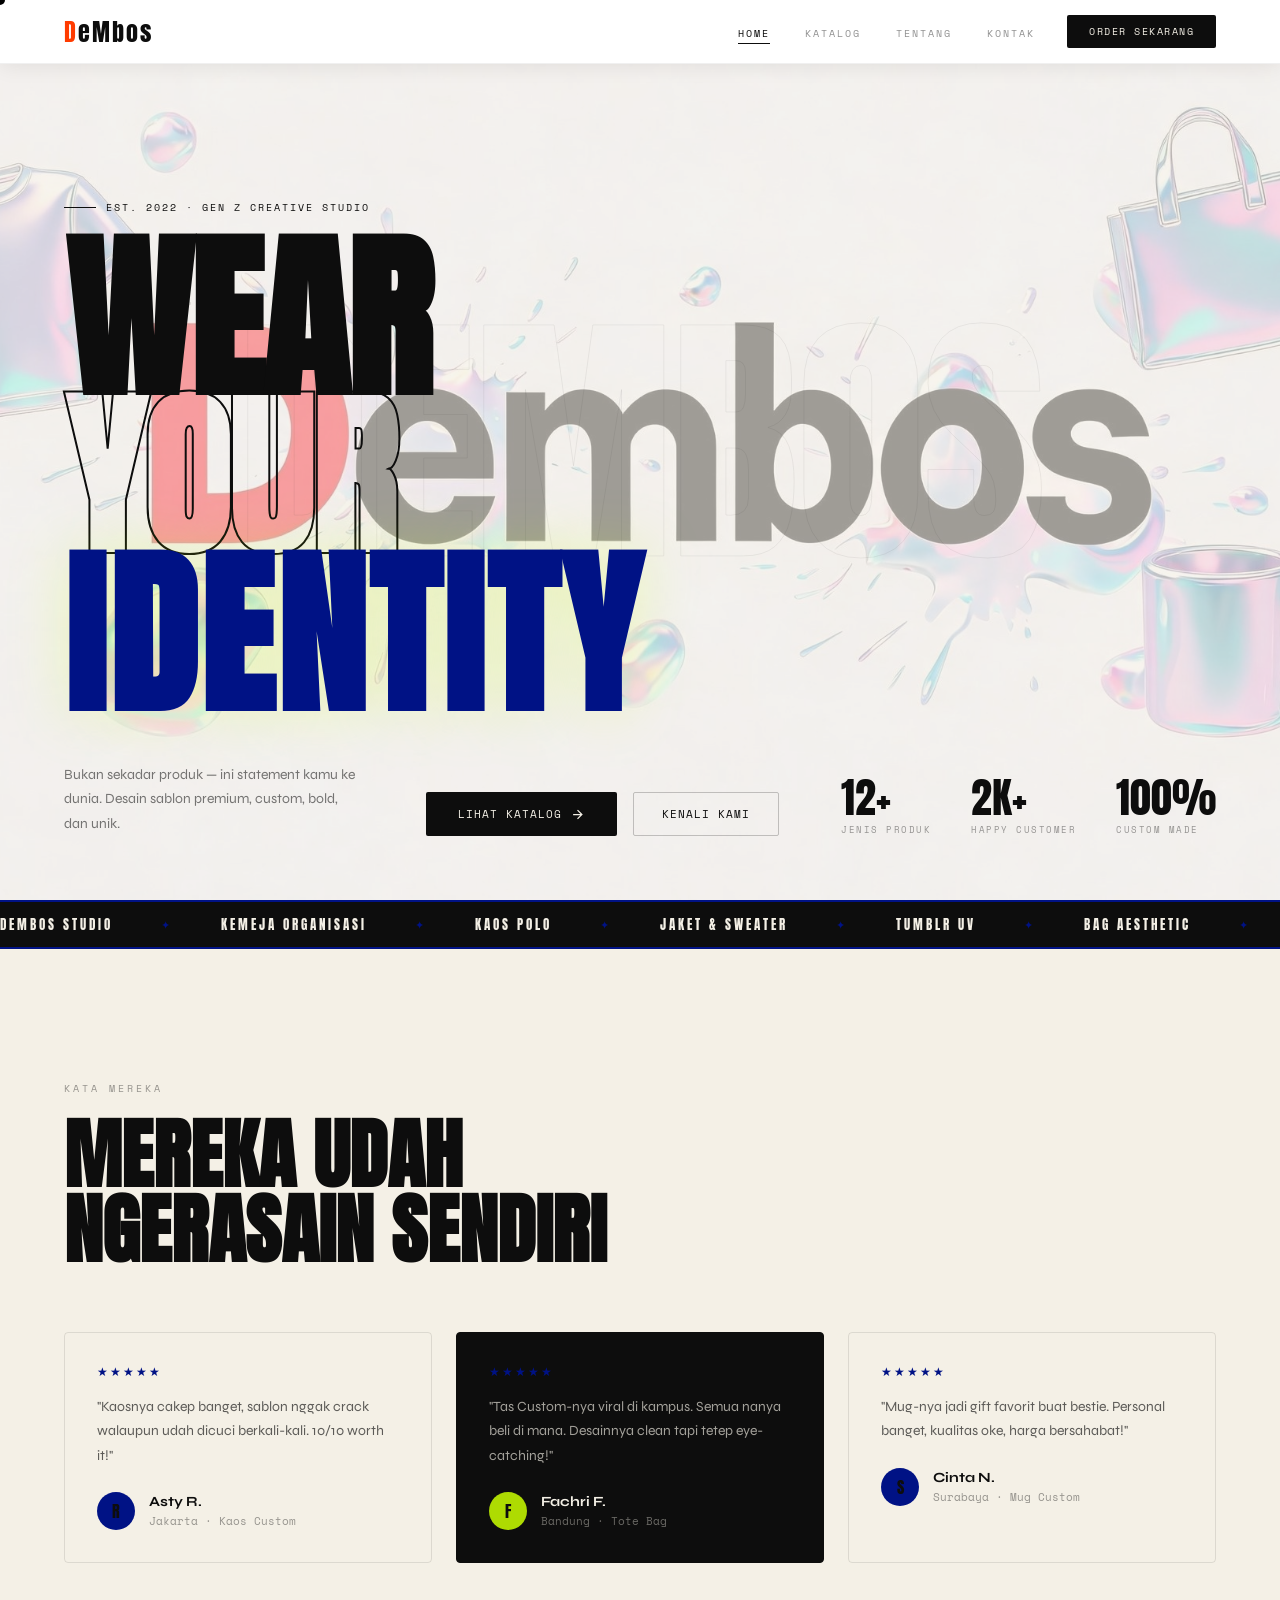
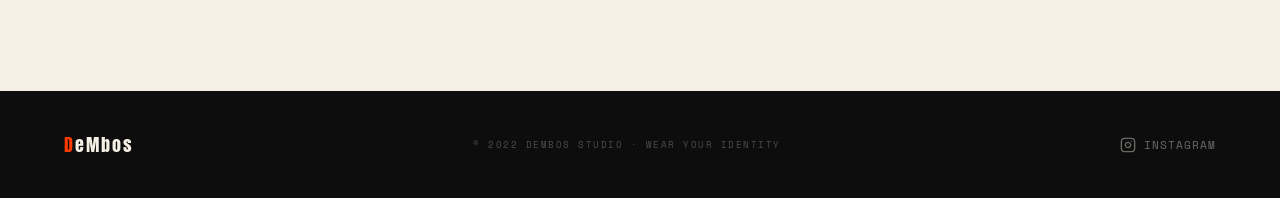
<file: index.html>
<!DOCTYPE html>
<html lang="id">
<head>
<meta charset="UTF-8">
<meta name="viewport" content="width=device-width, initial-scale=1">
<title>DEMBOS — Wear Your Identity | Home</title>
<link href="https://fonts.googleapis.com/css2?family=Anton&family=Syne:wght@400;500;600;700;800&family=Space+Mono:wght@400;700&display=swap" rel="stylesheet">
<link rel="stylesheet" href="style.css">
</head>
<body>

<div class="cur" id="cur"></div>

<nav id="nav">
  <div class="nav-in">
    <div class="logo"><span class="logo-d">D</span>eMbos</div>
    <ul class="nav-links">
      <li><a href="index.html" class="nl on">Home</a></li>
      <li><a href="katalog.html" class="nl">Katalog</a></li>
      <li><a href="tentang.html" class="nl">Tentang</a></li>
      <li><a href="kontak.html" class="nl">Kontak</a></li>
    </ul>
    <a href="katalog.html" class="nav-btn">Order Sekarang</a>
    <button class="ham" id="ham"><span></span><span></span><span></span></button>
  </div>
</nav>

<div class="mob" id="mob">
  <ul>
    <li><a href="index.html" class="mob-l">Home</a></li>
    <li><a href="katalog.html" class="mob-l">Katalog</a></li>
    <li><a href="tentang.html" class="mob-l">Tentang</a></li>
    <li><a href="kontak.html" class="mob-l">Kontak</a></li>
  </ul>
</div>

<section class="hero" id="hero">
  <div class="hero-ghost">DEMBOS</div>
  <div class="hero-in">
    <div class="eyebrow"><span></span>Est. 2022 · Gen Z Creative Studio</div>
    <h1 class="hero-title">
      WEAR<br>
      <span class="stk">YOUR</span><br>
      <span class="acc">IDENTITY</span>
    </h1>
    <div class="hero-bot">
      <p class="hero-desc">Bukan sekadar produk — ini statement kamu ke dunia. Desain sablon premium, custom, bold, dan unik.</p>
      <div class="h-acts">
        <a href="katalog.html" class="btn-f">
          Lihat Katalog
          <svg viewBox="0 0 24 24" fill="none" stroke="currentColor" stroke-width="2"><path d="M5 12h14M12 5l7 7-7 7"/></svg>
        </a>
        <a href="tentang.html" class="btn-o">Kenali Kami</a>
      </div>
      <div class="h-stats">
        <div><span class="sn">12+</span><span class="sl">Jenis Produk</span></div>
        <div><span class="sn">2K+</span><span class="sl">Happy Customer</span></div>
        <div><span class="sn">100%</span><span class="sl">Custom Made</span></div>
      </div>
    </div>
  </div>
</section>

<div class="ticker-wrap">
  <div class="ticker-t">
    <span>DEMBOS STUDIO</span><span class="td">✦</span>
    <span>KEMEJA ORGANISASI</span><span class="td">✦</span>
    <span>KAOS POLO</span><span class="td">✦</span>
    <span>JAKET &amp; SWEATER</span><span class="td">✦</span>
    <span>TUMBLR UV</span><span class="td">✦</span>
    <span>BAG AESTHETIC</span><span class="td">✦</span>
    <span>MUG JERSEY BOLA</span><span class="td">✦</span>
    <span>BAJU OLAHRAGA</span><span class="td">✦</span>
    <span>KEMEJA BORDIR</span><span class="td">✦</span>
    <span>KAOS LENGAN PANJANG</span><span class="td">✦</span>
    <span>KAOS LENGAN PENDEK</span><span class="td">✦</span>
    <span>WEAR YOUR IDENTITY</span><span class="td">✦</span>
    <span>DEMBOS STUDIO</span><span class="td">✦</span>
    <span>KEMEJA ORGANISASI</span><span class="td">✦</span>
    <span>KAOS POLO</span><span class="td">✦</span>
    <span>JAKET &amp; SWEATER</span><span class="td">✦</span>
    <span>TUMBLR UV</span><span class="td">✦</span>
    <span>BAG AESTHETIC</span><span class="td">✦</span>
    <span>MUG JERSEY BOLA</span><span class="td">✦</span>
    <span>BAJU OLAHRAGA</span><span class="td">✦</span>
    <span>KEMEJA BORDIR</span><span class="td">✦</span>
    <span>KAOS LENGAN PANJANG</span><span class="td">✦</span>
    <span>KAOS LENGAN PENDEK</span><span class="td">✦</span>
    <span>WEAR YOUR IDENTITY</span><span class="td">✦</span>
  </div>
</div>

<section class="ts">
  <div data-r>
    <span class="sec-lbl">Kata Mereka</span>
    <h2 class="sec-t">Mereka Udah<br>Ngerasain Sendiri</h2>
  </div>
  <div class="tsg" data-r>
    <div class="tc">
      <div class="tstar">★★★★★</div>
      <p class="ttxt">"Kaosnya cakep banget, sablon nggak crack walaupun udah dicuci berkali-kali. 10/10 worth it!"</p>
      <div class="tusr"><div class="tav">R</div><div><strong>Asty R.</strong><span>Jakarta · Kaos Custom</span></div></div>
    </div>
    <div class="tc tf">
      <div class="tstar">★★★★★</div>
      <p class="ttxt">"Tas Custom-nya viral di kampus. Semua nanya beli di mana. Desainnya clean tapi tetep eye-catching!"</p>
      <div class="tusr"><div class="tav">F</div><div><strong>Fachri F.</strong><span>Bandung · Tote Bag</span></div></div>
    </div>
    <div class="tc">
      <div class="tstar">★★★★★</div>
      <p class="ttxt">"Mug-nya jadi gift favorit buat bestie. Personal banget, kualitas oke, harga bersahabat!"</p>
      <div class="tusr"><div class="tav">S</div><div><strong>Cinta N.</strong><span>Surabaya · Mug Custom</span></div></div>
    </div>
  </div>
</section>

<footer>
    <div class="fl"><em>D</em>eMbos</div>
    <p class="fc">© 2022 Dembos Studio · Wear Your Identity</p>
    
    <div class="socials">
        <a href="https://www.instagram.com/dembos.id/" target="_blank" class="soc-link">
            <svg viewBox="0 0 24 24" fill="none" stroke="currentColor" stroke-width="2" stroke-linecap="round" stroke-linejoin="round">
                <rect x="2" y="2" width="20" height="20" rx="5" ry="5"></rect>
                <path d="M16 11.37A4 4 0 1 1 12.63 8 4 4 0 0 1 16 11.37z"></path>
                <line x1="17.5" y1="6.5" x2="17.51" y2="6.5"></line>
            </svg>
            Instagram
        </a>
    </div>
</footer>

<script>
const cur = document.getElementById('cur');
document.addEventListener('mousemove', e => { cur.style.left = e.clientX+'px'; cur.style.top = e.clientY+'px'; });
document.querySelectorAll('a,button').forEach(el => {
  el.addEventListener('mouseenter', () => cur.classList.add('big'));
  el.addEventListener('mouseleave', () => cur.classList.remove('big'));
});

window.addEventListener('scroll', () => document.getElementById('nav').classList.toggle('sc', scrollY > 30));

const ham = document.getElementById('ham'), mob = document.getElementById('mob');
ham.addEventListener('click', () => { ham.classList.toggle('on'); mob.classList.toggle('on'); });

const obs = new IntersectionObserver(entries => {
  entries.forEach(e => { if (e.isIntersecting) { e.target.classList.add('vis'); obs.unobserve(e.target); } });
}, { threshold: .1 });
document.querySelectorAll('[data-r]').forEach(el => obs.observe(el));


</script>
</body>
</html>
</file>
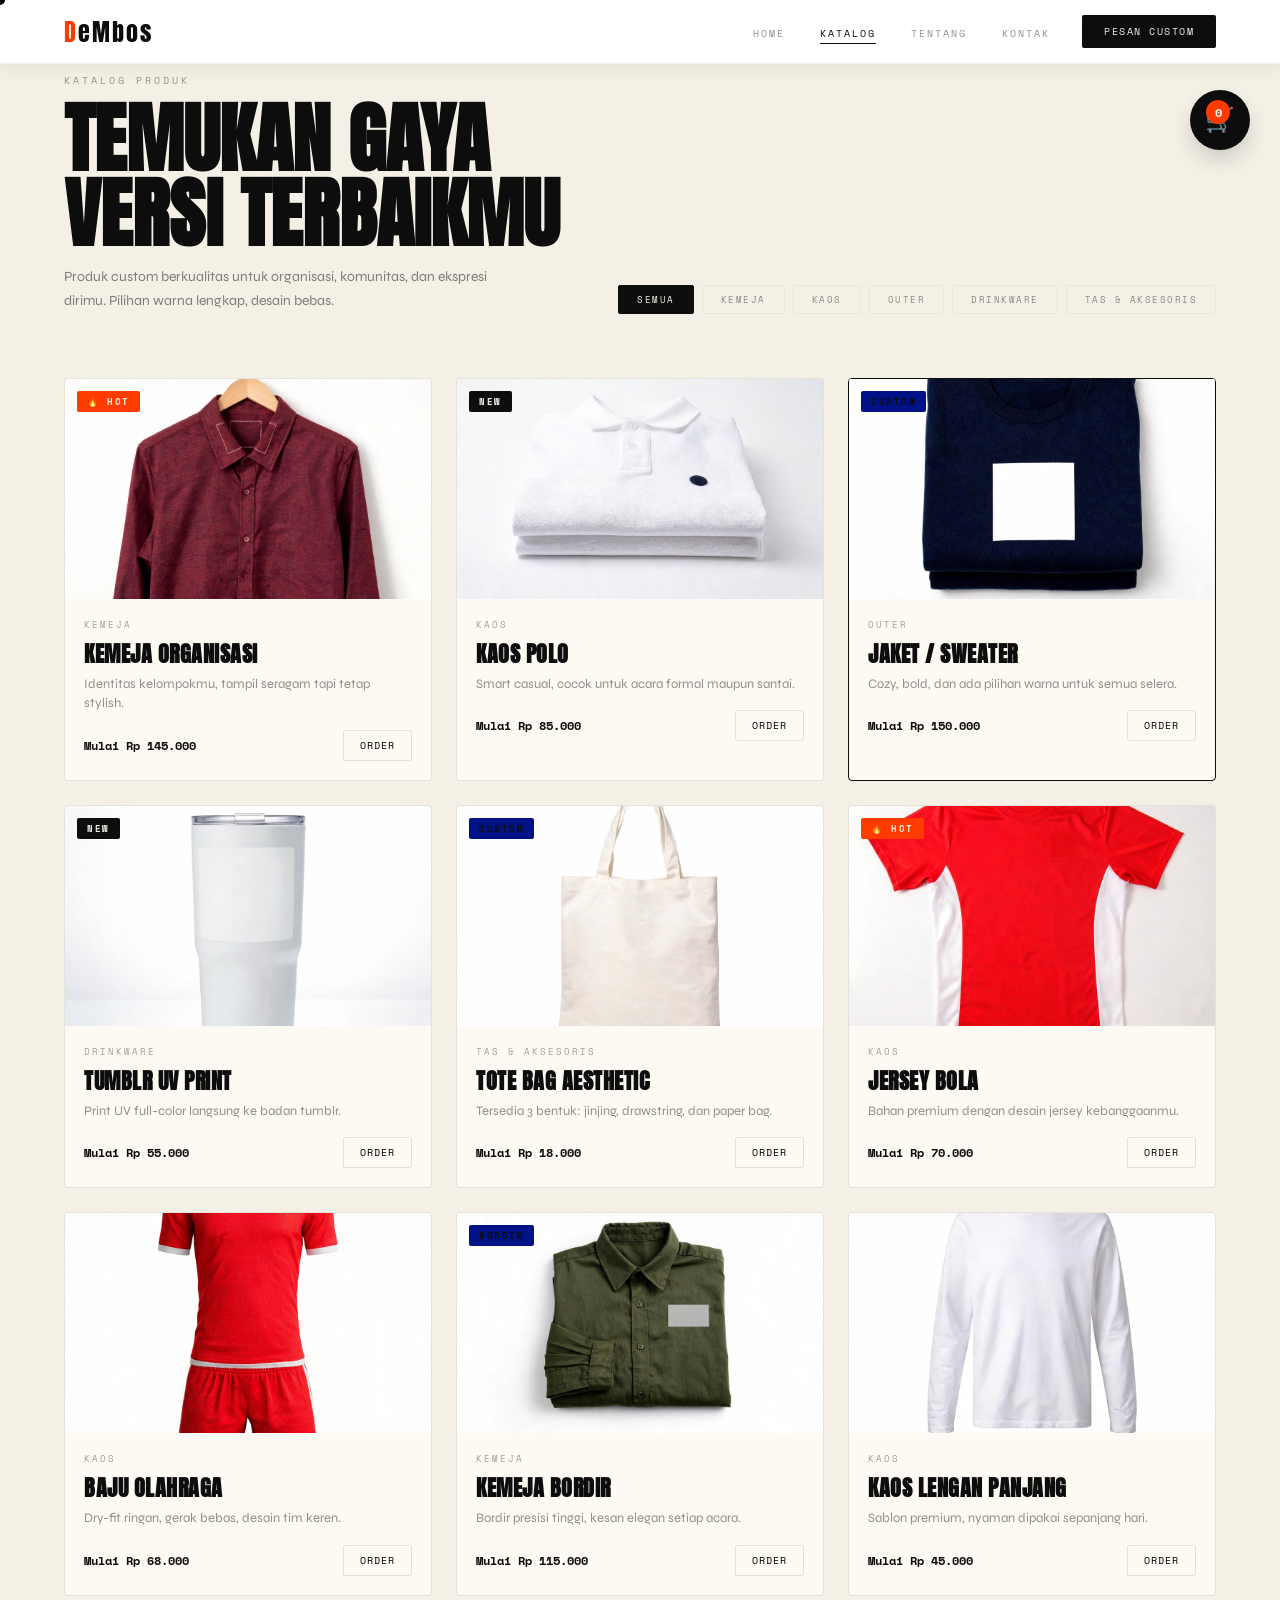
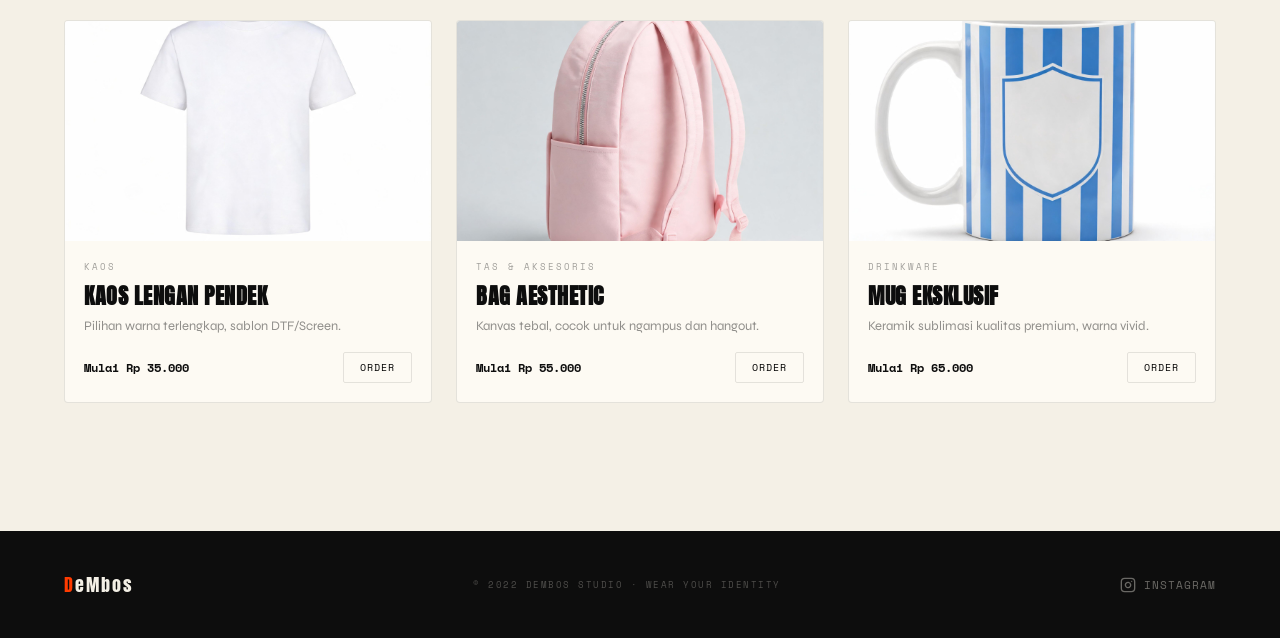
<file: katalog.html>
<!DOCTYPE html>
<html lang="id">
<head>
    <meta charset="UTF-8">
    <meta name="viewport" content="width=device-width, initial-scale=1">
    <title>DEMBOS — Katalog Produk</title>
    <link href="https://fonts.googleapis.com/css2?family=Anton&family=Syne:wght@400;500;600;700;800&family=Space+Mono:wght@400;700&display=swap" rel="stylesheet">
    <link rel="stylesheet" href="style.css">
</head>
<body>

<div class="cur" id="cur"></div>

<nav id="nav">
    <div class="nav-in">
        <div class="logo"><span class="logo-d">D</span>eMbos</div>
        <ul class="nav-links">
            <li><a href="index.html" class="nl">Home</a></li>
            <li><a href="katalog.html" class="nl on">Katalog</a></li>
            <li><a href="tentang.html" class="nl">Tentang</a></li>
            <li><a href="kontak.html" class="nl">Kontak</a></li>
        </ul>
        <a href="https://wa.me/6285117128067" target="_blank" class="nav-btn">Pesan Custom</a>
        <button class="ham" id="ham"><span></span><span></span><span></span></button>
    </div>
</nav>

<div class="mob" id="mob">
    <ul>
        <li><a href="index.html" class="mob-l">Home</a></li>
        <li><a href="katalog.html" class="mob-l">Katalog</a></li>
        <li><a href="tentang.html" class="mob-l">Tentang</a></li>
        <li><a href="kontak.html" class="mob-l">Kontak</a></li>
    </ul>
</div>

<div style="padding-top: 5px;"></div>

<section class="catalog" id="catalog">
    <div class="sh-flex" data-r>
        <div>
            <span class="sec-lbl"> Katalog Produk</span>
            <h2 class="sec-t">Temukan Gaya<br>Versi Terbaikmu</h2>
            <p class="sec-d">Produk custom berkualitas untuk organisasi, komunitas, dan ekspresi dirimu. Pilihan warna lengkap, desain bebas.</p>
        </div>
        <div class="fbar">
            <button class="fb on" data-f="all">Semua</button>
            <button class="fb" data-f="kemeja">Kemeja</button>
            <button class="fb" data-f="kaos">Kaos</button>
            <button class="fb" data-f="outer">Outer</button>
            <button class="fb" data-f="drinkware">Drinkware</button>
            <button class="fb" data-f="bag">Tas & Aksesoris</button>
        </div>
    </div>

    <div class="pgrid" id="pgrid">
        <div class="pc" data-cat="kemeja" data-r>
            <div class="cv" style="background:#E8F0F8;">
                <div class="pm">
                    <img src="kemeja organisasi.jpeg" alt="Kemeja Organisasi" style="width:100%; height:100%; object-fit:cover;">
                    <div class="ml">KEMEJA ORG</div>
                </div>
                <div class="co"><button class="bvd" data-p="kemeja-org">Lihat Detail →</button></div>
                <div class="cbadge bhot">🔥 HOT</div>
            </div>
            <div class="ci">
                <div class="ccat">Kemeja</div>
                <h3 class="cname">Kemeja Organisasi</h3>
                <p class="ctag">Identitas kelompokmu, tampil seragam tapi tetap stylish.</p>
                <div class="cf">
                    <span class="cpr">Mulai Rp 145.000</span>
                    <button class="boc" data-p="Kemeja Organisasi">Order</button>
                </div>
            </div>
        </div>

        <div class="pc" data-cat="kaos" data-r>
            <div class="cv" style="background:#F0EBF8;">
                <div class="pm">
                    <img src="ini.jpeg" alt="Kaos Polo" style="width:100%; height:100%; object-fit:cover;">
                    <div class="ml">POLO</div>
                </div>
                <div class="co"><button class="bvd" data-p="polo">Lihat Detail →</button></div>
                <div class="cbadge bnew">NEW</div>
            </div>
            <div class="ci">
                <div class="ccat">Kaos</div>
                <h3 class="cname">Kaos Polo</h3>
                <p class="ctag">Smart casual, cocok untuk acara formal maupun santai.</p>
                <div class="cf">
                    <span class="cpr">Mulai Rp 85.000</span>
                    <button class="boc" data-p="Kaos Polo">Order</button>
                </div>
            </div>
        </div>

        <div class="pc feat" data-cat="outer" data-r>
            <div class="cv" style="background:#EAEDE8;">
                <div class="pm">
                    <img src="sweater.jpeg" alt="Sweater" style="width:100%; height:100%; object-fit:cover;">
                    <div class="ml">JAKET / SWEATER</div>
                </div>
                <div class="co"><button class="bvd" data-p="jaket">Lihat Detail →</button></div>
                <div class="cbadge bcust">CUSTOM</div>
            </div>
            <div class="ci">
                <div class="ccat">Outer</div>
                <h3 class="cname">Jaket / Sweater</h3>
                <p class="ctag">Cozy, bold, dan ada pilihan warna untuk semua selera.</p>
                <div class="cf">
                    <span class="cpr">Mulai Rp 150.000</span>
                    <button class="boc" data-p="Jaket / Sweater">Order</button>
                </div>
            </div>
        </div>

        <div class="pc" data-cat="drinkware" data-r>
            <div class="cv" style="background:#E8F4FB;">
                <div class="pm">
                    <img src="gatau.jpeg" alt="Tumblr uv" style="width:100%; height:100%; object-fit:cover;">
                </div>
                <div class="co"><button class="bvd" data-p="tumblr-uv">Lihat Detail →</button></div>
                <div class="cbadge bnew">NEW</div>
            </div>
            <div class="ci">
                <div class="ccat">Drinkware</div>
                <h3 class="cname">Tumblr UV Print</h3>
                <p class="ctag">Print UV full-color langsung ke badan tumblr.</p>
                <div class="cf">
                    <span class="cpr">Mulai Rp 55.000</span>
                    <button class="boc" data-p="Tumblr UV Print">Order</button>
                </div>
            </div>
        </div>

        <div class="pc" data-cat="bag" data-r>
            <div class="cv" style="background:#FDF3E0;">
                <div class="pm">
                    <img src="tote bag.jpeg" alt="Tote Bag" style="width:100%; height:100%; object-fit:cover;">
                </div>
                <div class="co"><button class="bvd" data-p="goodie-bag">Lihat Detail →</button></div>
                <div class="cbadge bcust">CUSTOM</div>
            </div>
            <div class="ci">
                <div class="ccat">Tas & Aksesoris</div>
                <h3 class="cname">TOTE BAG AESTHETIC</h3>
                <p class="ctag">Tersedia 3 bentuk: jinjing, drawstring, dan paper bag.</p>
                <div class="cf">
                    <span class="cpr">Mulai Rp 18.000</span>
                    <button class="boc" data-p="BAG AESTHETIC">Order</button>
                </div>
            </div>
        </div>

        <div class="pc" data-cat="kaos" data-r>
            <div class="cv" style="background:#F0F0F8;">
                <div class="pm">
                    <img src="gatauuu.jpeg" alt="Jersey" style="width:100%; height:100%; object-fit:cover;">
                </div>
                <div class="co"><button class="bvd" data-p="mug-jersey">Lihat Detail →</button></div>
                <div class="cbadge bhot">🔥 HOT</div>
            </div>
            <div class="ci">
                <div class="ccat">Kaos</div>
                <h3 class="cname">Jersey Bola</h3>
                <p class="ctag">Bahan premium dengan desain jersey kebanggaanmu.</p>
                <div class="cf">
                    <span class="cpr">Mulai Rp 70.000</span>
                    <button class="boc" data-p="Jersey Bola">Order</button>
                </div>
            </div>
        </div>

        <div class="pc" data-cat="kaos" data-r>
            <div class="cv" style="background:#E8F8EE;">
                <div class="pm">
                    <img src="setelan baju olahraga.jpeg" alt="Baju Olahraga" style="width:100%; height:100%; object-fit:cover;">
                    <div class="ml">OLAHRAGA</div>
                </div>
                <div class="co"><button class="bvd" data-p="olahraga">Lihat Detail →</button></div>
            </div>
            <div class="ci">
                <div class="ccat">Kaos</div>
                <h3 class="cname">Baju Olahraga</h3>
                <p class="ctag">Dry-fit ringan, gerak bebas, desain tim keren.</p>
                <div class="cf">
                    <span class="cpr">Mulai Rp 68.000</span>
                    <button class="boc" data-p="Baju Olahraga">Order</button>
                </div>
            </div>
        </div>

        <div class="pc" data-cat="kemeja" data-r>
            <div class="cv" style="background:#FBF0E8;">
                <div class="pm">
                    <img src="dreamina-2026-05-06-3994-Product photography of an army green lon....jpeg" alt="Kemeja Bordir" style="width:100%; height:100%; object-fit:cover;">
                </div>
                <div class="co"><button class="bvd" data-p="kemeja-bordir">Lihat Detail →</button></div>
                <div class="cbadge bcust">BORDIR</div>
            </div>
            <div class="ci">
                <div class="ccat">Kemeja</div>
                <h3 class="cname">Kemeja Bordir</h3>
                <p class="ctag">Bordir presisi tinggi, kesan elegan setiap acara.</p>
                <div class="cf">
                    <span class="cpr">Mulai Rp 115.000</span>
                    <button class="boc" data-p="Kemeja Bordir">Order</button>
                </div>
            </div>
        </div>

        <div class="pc" data-cat="kaos" data-r>
            <div class="cv" style="background:#F2EEF8;">
                <div class="pm">
                    <img src="kaos panjang putih.jpeg" alt="Kaos Panjang" style="width:100%; height:100%; object-fit:cover;">
                    <div class="ml">LENGAN PANJANG</div>
                </div>
                <div class="co"><button class="bvd" data-p="kaos-panjang">Lihat Detail →</button></div>
            </div>
            <div class="ci">
                <div class="ccat">Kaos</div>
                <h3 class="cname">Kaos Lengan Panjang</h3>
                <p class="ctag">Sablon premium, nyaman dipakai sepanjang hari.</p>
                <div class="cf">
                    <span class="cpr">Mulai Rp 45.000</span>
                    <button class="boc" data-p="Kaos Lengan Panjang">Order</button>
                </div>
            </div>
        </div>

        <div class="pc" data-cat="kaos" data-r>
            <div class="cv" style="background:#F8F0EC;">
                <div class="pm">
                    <img src="kaos pendek putih.jpeg" alt="Kaos Pendek" style="width:100%; height:100%; object-fit:cover;">
                    <div class="ml">LENGAN PENDEK</div>
                </div>
                <div class="co"><button class="bvd" data-p="kaos-pendek">Lihat Detail →</button></div>
            </div>
            <div class="ci">
                <div class="ccat">Kaos</div>
                <h3 class="cname">Kaos Lengan Pendek</h3>
                <p class="ctag">Pilihan warna terlengkap, sablon DTF/Screen.</p>
                <div class="cf">
                    <span class="cpr">Mulai Rp 35.000</span>
                    <button class="boc" data-p="Kaos Lengan Pendek">Order</button>
                </div>
            </div>
        </div>

        <div class="pc" data-cat="bag" data-r>
            <div class="cv" style="background:#FDFAF3;">
                <div class="pm">
                    <img src="tas custom.jpeg" alt="Tas Custom" style="width:100%; height:100%; object-fit:cover;">
                </div>
                <div class="co"><button class="bvd" data-p="tote">Lihat Detail →</button></div>
            </div>
            <div class="ci">
                <div class="ccat">Tas & Aksesoris</div>
                <h3 class="cname">Bag Aesthetic</h3>
                <p class="ctag">Kanvas tebal, cocok untuk ngampus dan hangout.</p>
                <div class="cf">
                    <span class="cpr">Mulai Rp 55.000</span>
                    <button class="boc" data-p="Tote Bag Aesthetic">Order</button>
                </div>
            </div>
        </div>

        <div class="pc" data-cat="drinkware" data-r>
            <div class="cv" style="background:#F0F5EC;">
                <div class="pm">
                    <img src="mug.jpeg" alt="Mug" style="width:100%; height:100%; object-fit:cover;">
                    <div class="ml">MUG</div>
                </div>
                <div class="co"><button class="bvd" data-p="mug">Lihat Detail →</button></div>
            </div>
            <div class="ci">
                <div class="ccat">Drinkware</div>
                <h3 class="cname">Mug Eksklusif</h3>
                <p class="ctag">Keramik sublimasi kualitas premium, warna vivid.</p>
                <div class="cf">
                    <span class="cpr">Mulai Rp 65.000</span>
                    <button class="boc" data-p="Mug Eksklusif">Order</button>
                </div>
            </div>
        </div>
    </div>
</section>

<div class="mo" id="mo">
    <div class="mb">
        <button class="mcl" id="mcl">
            <svg viewBox="0 0 24 24" fill="none" stroke="currentColor" stroke-width="2"><path d="M18 6L6 18M6 6l12 12"/></svg>
        </button>
        <div id="mcon"></div>
    </div>
</div>

<footer>
    <div class="fl"><em>D</em>eMbos</div>
    <p class="fc">© 2022 Dembos Studio · Wear Your Identity</p>
    <div id="cartFloatBtn" class="cart-float-btn">
    🛒
    <span id="cartCount" class="cart-count">0</span>
    </div>
    
    <div class="socials">
        <a href="https://www.instagram.com/dembos.id/" target="_blank" class="soc-link">
            <svg viewBox="0 0 24 24" fill="none" stroke="currentColor" stroke-width="2" stroke-linecap="round" stroke-linejoin="round">
                <rect x="2" y="2" width="20" height="20" rx="5" ry="5"></rect>
                <path d="M16 11.37A4 4 0 1 1 12.63 8 4 4 0 0 1 16 11.37z"></path>
                <line x1="17.5" y1="6.5" x2="17.51" y2="6.5"></line>
            </svg>
            Instagram
        </a>
    </div>
</footer>

<script>
// Database Modal Produk (Sudah disesuaikan harganya)
const pd = {
    'kemeja-org': { n:'Kemeja Organisasi', pr:'Mulai Rp 145.000', d:'Kemeja custom untuk organisasi, komunitas, atau kepanitiaan. Bahan katun poplin adem, sablon/bordir tersedia.' },
    'polo': { n:'Kaos Polo', pr:'Mulai Rp 85.000', d:'Kaos polo smart casual bahan lacoste pique berkualitas. Tersedia S–XXL, 12+ pilihan warna.' },
    'jaket': { n:'Jaket / Sweater', pr:'Mulai Rp 150.000', d:'Jaket fleece atau sweater crewneck tebal dengan sablon custom. Pilihan warna 16+ varian.' },
    'tumblr-uv': { n:'Tumblr UV Print', pr:'Mulai Rp 55.000', d:'Tumblr stainless steel dengan print UV full-color. Resolusi tinggi, tahan gores. Kapasitas 500ml.' },
    'goodie-bag': { n:'BAG AESTHETIC', pr:'Mulai Rp 18.000', d:'Tersedia jinjing, drawstring, dan paper bag. Full sablon warna, cocok untuk souvenir event.' },
    'mug-jersey': { n:'Jersey Bola', pr:'Mulai Rp 70.000', d:'Jersey bola premium. Bahan dry-fit, sublimasi full-color, awet dan nyaman.' },
    'olahraga': { n:'Baju Olahraga', pr:'Mulai Rp 68.000', d:'Jersey olahraga bahan dry-fit ringan dan breathable. Cocok untuk tim futsal, basket, voli.' },
    'kemeja-bordir': { n:'Kemeja Bordir', pr:'Mulai Rp 115.000', d:'Kemeja premium dengan bordir komputer presisi tinggi. Cocok untuk seragam formal kantor.' },
    'kaos-panjang': { n:'Kaos Lengan Panjang', pr:'Mulai Rp 45.000', d:'Bahan 30s cotton combed premium. Sablon DTF atau screen printing, 14+ pilihan warna.' },
    'kaos-pendek': { n:'Kaos Lengan Pendek', pr:'Mulai Rp 35.000', d:'Bahan 24s/30s cotton combed, pilihan warna terlengkap (20+ warna).' },
    'tote': { n:'Tote Bag Aesthetic', pr:'Mulai Rp 55.000', d:'Kanvas tebal 12oz dengan sablon custom. Handle kuat, ukuran A4+. Cocok ngampus.' },
    'mug': { n:'Mug Eksklusif', pr:'Mulai Rp 65.000', d:'Mug keramik putih sublimasi premium. Warna vivid, gambar tahan lama tidak mudah pudar.' }
};

// Logic Cursor
const cur = document.getElementById('cur');
document.addEventListener('mousemove', e => { cur.style.left = e.clientX+'px'; cur.style.top = e.clientY+'px'; });

// Scroll Navbar
window.addEventListener('scroll', () => document.getElementById('nav').classList.toggle('sc', scrollY > 30));

// Mobile Menu
const ham = document.getElementById('ham'), mob = document.getElementById('mob');
ham.addEventListener('click', () => { ham.classList.toggle('on'); mob.classList.toggle('on'); });

// Filtering Kategori
document.querySelectorAll('.fb').forEach(btn => {
    btn.addEventListener('click', () => {
        document.querySelectorAll('.fb').forEach(b => b.classList.remove('on'));
        btn.classList.add('on');
        const f = btn.dataset.f;
        document.querySelectorAll('.pc').forEach(c => c.classList.toggle('hide', f !== 'all' && c.dataset.cat !== f));
    });
});

// Logic Modal
const mo = document.getElementById('mo'), mcon = document.getElementById('mcon');
document.querySelectorAll('.bvd').forEach(btn => {
    btn.addEventListener('click', () => {
        const p = pd[btn.dataset.p]; 
        if (!p) return;
        mcon.innerHTML = `
            <p style="font-family:'Space Mono',monospace;font-size:.58rem;opacity:.38;text-transform:uppercase;margin-bottom:.5rem">Produk</p>
            <h3 style="font-family:'Anton',sans-serif;font-size:2rem;text-transform:uppercase;line-height:1;margin-bottom:1rem">${p.n}</h3>
            <p style="font-size:.88rem;line-height:1.75;opacity:.6;margin-bottom:1.5rem">${p.d}</p>
            <p style="font-family:'Space Mono',monospace;font-weight:700;margin-bottom:2rem">${p.pr}</p>
            <a href="https://wa.me/6285117128067?text=Halo+Dembos!+Saya+mau+order+${encodeURIComponent(p.n)}" target="_blank" class="btn-wa" style="display:inline-flex;align-items:center;gap:10px;padding:14px 28px;background:#000;color:#fff;font-family:'Space Mono',monospace;font-size:.68rem;border-radius:2px">Order via WhatsApp →</a>`;
        mo.classList.add('on');
    });
});

document.querySelectorAll('.boc').forEach(btn => {
    btn.addEventListener('click', () => window.open(`https://wa.me/6285117128067?text=Halo+Dembos!+Saya+mau+order+${encodeURIComponent(btn.dataset.p)}`,'_blank'));
});

document.getElementById('mcl').addEventListener('click', () => mo.classList.remove('on'));
mo.addEventListener('click', e => { if (e.target === mo) mo.classList.remove('on'); });

// Scroll Animation Observer
const obs = new IntersectionObserver(entries => {
    entries.forEach(e => { if (e.isIntersecting) { e.target.classList.add('vis'); obs.unobserve(e.target); } });
}, { threshold: .1 });
document.querySelectorAll('[data-r]').forEach(el => obs.observe(el));

// ====== LOGIKA KERANJANG (SIMPAN KE LOCAL STORAGE) ======
// Mengambil data keranjang dari localStorage (jika kosong, buat array baru)
let cart = JSON.parse(localStorage.getItem('dembos_cart')) || [];
const cartFloatBtn = document.getElementById('cartFloatBtn');
const cartCount = document.getElementById('cartCount');

// Update angka di badge keranjang
function updateCartBadge() {
    let totalItems = 0;
    cart.forEach(item => totalItems += item.qty);
    cartCount.innerText = totalItems;
}

// Redirect ke halaman keranjang
cartFloatBtn.addEventListener('click', () => {
    window.location.href = 'keranjang.html'; // Pindah ke halaman keranjang
});

// Logika untuk tombol "Order"
document.querySelectorAll('.boc').forEach(btn => {
    // Menghapus event listener bawaan dengan melakukan clone node
    const newBtn = btn.cloneNode(true);
    btn.parentNode.replaceChild(newBtn, btn);

    newBtn.addEventListener('click', () => {
        const productName = newBtn.dataset.p;
        const existingItem = cart.find(item => item.name === productName);
        
        if (existingItem) {
            existingItem.qty += 1;
        } else {
            cart.push({ name: productName, qty: 1 });
        }
        
        // Simpan data terbaru ke localStorage
        localStorage.setItem('dembos_cart', JSON.stringify(cart));
        updateCartBadge();
        
        // Efek animasi icon saat ditambahkan
        cartFloatBtn.style.transform = 'scale(1.2)';
        setTimeout(() => cartFloatBtn.style.transform = 'scale(1)', 200);
    });
});

// Panggil saat halaman pertama kali dimuat
updateCartBadge();
</script>

</body>
</html>
</file>
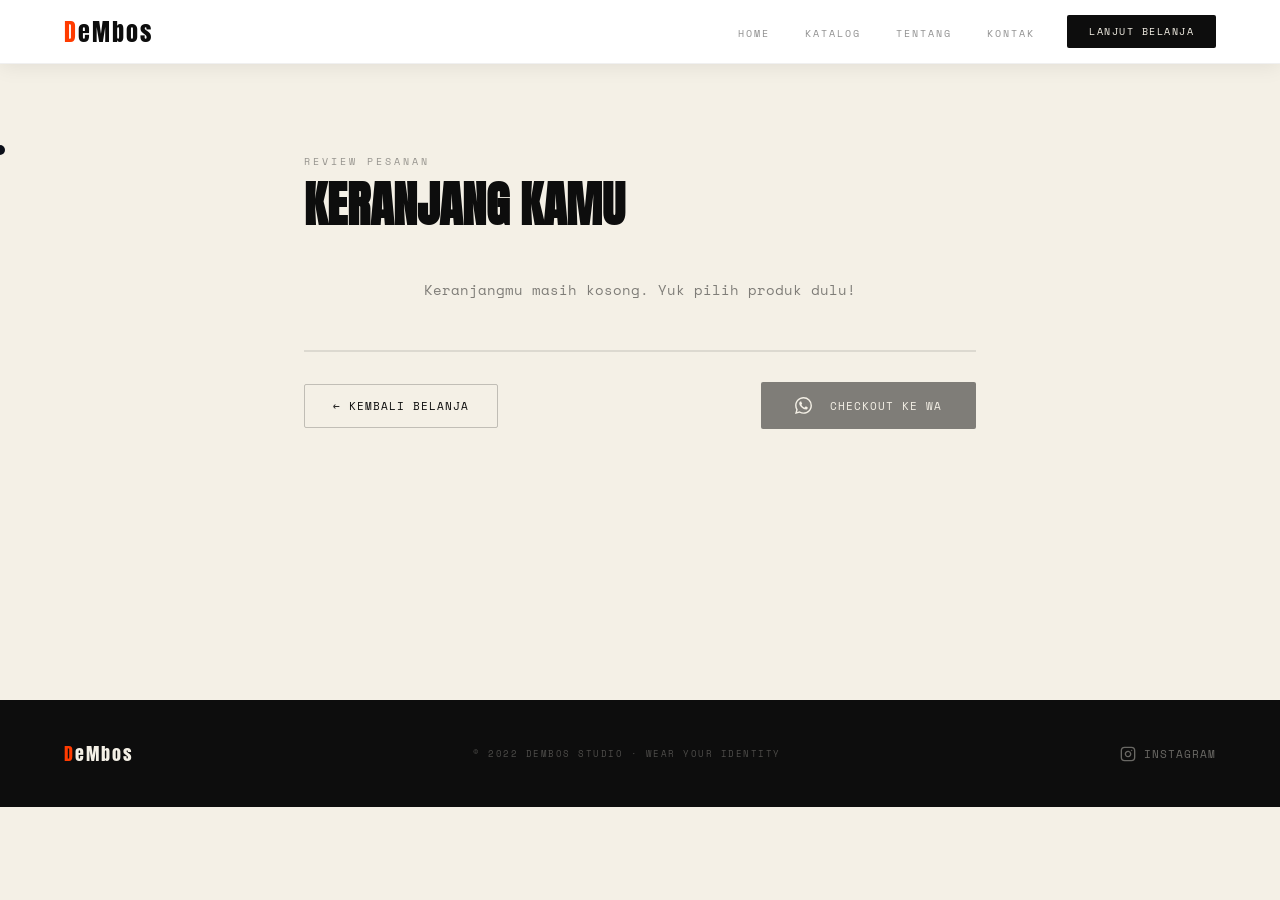
<file: keranjang.html>
<!DOCTYPE html>
<html lang="id">
<head>
    <meta charset="UTF-8">
    <meta name="viewport" content="width=device-width, initial-scale=1">
    <title>DEMBOS — Keranjang Belanja</title>
    <link href="https://fonts.googleapis.com/css2?family=Anton&family=Syne:wght@400;500;600;700;800&family=Space+Mono:wght@400;700&display=swap" rel="stylesheet">
    <link rel="stylesheet" href="style.css">
</head>
<body>

<div class="cur" id="cur"></div>

<nav id="nav">
    <div class="nav-in">
        <div class="logo"><span class="logo-d">D</span>eMbos</div>
        <ul class="nav-links">
            <li><a href="index.html" class="nl">Home</a></li>
            <li><a href="katalog.html" class="nl">Katalog</a></li>
            <li><a href="tentang.html" class="nl">Tentang</a></li>
            <li><a href="kontak.html" class="nl">Kontak</a></li>
        </ul>
        <a href="katalog.html" class="nav-btn">Lanjut Belanja</a>
    </div>
</nav>

<div class="cart-page-container">
    <span class="sec-lbl">Review Pesanan</span>
    <h2 class="sec-t" style="font-size: 48px;">Keranjang Kamu</h2>
    
    <div id="cartItemsList" style="margin-top: 40px;">
        </div>

    <div id="cartTotalContainer" style="display: none;">
        <div class="cart-total-row">
            <div class="total-label">Total Harga</div>
            <div id="cartTotalPrice">Rp 0</div>
        </div>
    </div>

    <div class="checkout-box">
        <a href="katalog.html" class="btn-o">← Kembali Belanja</a>
        <button id="checkoutBtn" class="btn-wa">
            <svg viewBox="0 0 24 24" fill="currentColor" width="16" height="16" style="margin-right: 8px;"><path d="M17.472 14.382c-.297-.149-1.758-.867-2.03-.967-.273-.099-.471-.148-.67.15-.197.297-.767.966-.94 1.164-.173.199-.347.223-.644.075-.297-.15-1.255-.463-2.39-1.475-.883-.788-1.48-1.761-1.653-2.059-.173-.297-.018-.458.13-.606.134-.133.298-.347.446-.52.149-.174.198-.298.298-.497.099-.198.05-.371-.025-.52-.075-.149-.669-1.612-.916-2.207-.242-.579-.487-.5-.669-.51-.173-.008-.371-.01-.57-.01-.198 0-.52.074-.792.372-.272.297-1.04 1.016-1.04 2.479 0 1.462 1.065 2.875 1.213 3.074.149.198 2.096 3.2 5.077 4.487.709.306 1.262.489 1.694.625.712.227 1.36.195 1.871.118.571-.085 1.758-.719 2.006-1.413.248-.694.248-1.289.173-1.413-.074-.124-.272-.198-.57-.347m-5.421 7.403h-.004a9.87 9.87 0 01-5.031-1.378l-.361-.214-3.741.982.998-3.648-.235-.374a9.86 9.86 0 01-1.51-5.26c.001-5.45 4.436-9.884 9.888-9.884 2.64 0 5.122 1.03 6.988 2.898a9.825 9.825 0 012.893 6.994c-.003 5.45-4.437 9.884-9.885 9.884m8.413-18.297A11.815 11.815 0 0012.05 0C5.495 0 .16 5.335.157 11.892c0 2.096.547 4.142 1.588 5.945L.057 24l6.305-1.654a11.882 11.882 0 005.683 1.448h.005c6.554 0 11.89-5.335 11.893-11.893a11.821 11.821 0 00-3.48-8.413z"/></svg>
            Checkout ke WA
        </button>
    </div>
</div>

<footer>
    <div class="fl"><em>D</em>eMbos</div>
    <p class="fc">© 2022 Dembos Studio · Wear Your Identity</p>
    
    <div class="socials">
        <a href="https://www.instagram.com/dembos.id/" target="_blank" class="soc-link">
            <svg viewBox="0 0 24 24" fill="none" stroke="currentColor" stroke-width="2" stroke-linecap="round" stroke-linejoin="round">
                <rect x="2" y="2" width="20" height="20" rx="5" ry="5"></rect>
                <path d="M16 11.37A4 4 0 1 1 12.63 8 4 4 0 0 1 16 11.37z"></path>
                <line x1="17.5" y1="6.5" x2="17.51" y2="6.5"></line>
            </svg>
            Instagram
        </a>
    </div>
</footer>

<script>
    // --- LOGIKA KURSOR KUSTOM ---
    const cur = document.getElementById('cur');
    document.addEventListener('mousemove', e => { 
        cur.style.left = e.clientX+'px'; 
        cur.style.top = e.clientY+'px'; 
    });
    document.querySelectorAll('a, button, .cart-btn-qty').forEach(el => {
        el.addEventListener('mouseenter', () => cur.classList.add('big'));
        el.addEventListener('mouseleave', () => cur.classList.remove('big'));
    });
    
    window.addEventListener('scroll', () => document.getElementById('nav').classList.toggle('sc', scrollY > 30));

    // --- DATABASE HARGA PRODUK (Sesuai katalog) ---
    const productPrices = {
        'Kemeja Organisasi': 145000,
        'Kaos Polo': 85000,
        'Jaket / Sweater': 150000,
        'Tumblr UV Print': 55000,
        'BAG AESTHETIC': 18000,
        'Jersey Bola': 70000,
        'Baju Olahraga': 68000,
        'Kemeja Bordir': 115000,
        'Kaos Lengan Panjang': 45000,
        'Kaos Lengan Pendek': 35000,
        'Tote Bag Aesthetic': 55000,
        'Tas Custom Aesthetic': 55000,
        'Tas Costum Aesthetic': 55000,
        'Mug Eksklusif': 65000
    };

    // --- LOGIKA KERANJANG ---
    const cartItemsList = document.getElementById('cartItemsList');
    const cartTotalContainer = document.getElementById('cartTotalContainer');
    const cartTotalPrice = document.getElementById('cartTotalPrice');
    const checkoutBtn = document.getElementById('checkoutBtn');
    
    let cart = JSON.parse(localStorage.getItem('dembos_cart')) || [];

    function renderCart() {
        cartItemsList.innerHTML = '';
        
        if (cart.length === 0) {
            cartItemsList.innerHTML = '<p class="cart-empty">Keranjangmu masih kosong. Yuk pilih produk dulu!</p>';
            cartTotalContainer.style.display = 'none';
            checkoutBtn.style.opacity = '0.5';
            checkoutBtn.style.pointerEvents = 'none';
            return;
        }

        cartTotalContainer.style.display = 'block';
        checkoutBtn.style.opacity = '1';
        checkoutBtn.style.pointerEvents = 'auto';

        let grandTotal = 0;

        cart.forEach((item, index) => {
            const price = productPrices[item.name] || 0;
            const itemTotal = price * item.qty;
            grandTotal += itemTotal;

            const div = document.createElement('div');
            div.className = 'cart-item-card';
            div.innerHTML = `
                <div>
                    <div class="cart-item-name">${item.name}</div>
                    <div class="cart-item-price-info">
                        Rp ${price.toLocaleString('id-ID')} x ${item.qty}
                    </div>
                </div>
                <div class="cart-controls">
                    <span class="cart-item-subtotal">
                        Rp ${itemTotal.toLocaleString('id-ID')}
                    </span>
                    <button class="cart-btn-qty" onclick="changeQty(${index}, -1)">-</button>
                    <span class="cart-qty-text">${item.qty}</span>
                    <button class="cart-btn-qty" onclick="changeQty(${index}, 1)">+</button>
                </div>
            `;
            cartItemsList.appendChild(div);
        });

        // Set Angka Grand Total Akhir
        cartTotalPrice.innerText = 'Rp ' + grandTotal.toLocaleString('id-ID');

        // Re-attach kursor efek untuk tombol baru yang dibuat dinamik
        document.querySelectorAll('.cart-btn-qty').forEach(el => {
            el.addEventListener('mouseenter', () => cur.classList.add('big'));
            el.addEventListener('mouseleave', () => cur.classList.remove('big'));
        });
    }

    window.changeQty = function(index, delta) {
        cart[index].qty += delta;
        if (cart[index].qty <= 0) {
            cart.splice(index, 1);
        }
        localStorage.setItem('dembos_cart', JSON.stringify(cart));
        renderCart();
    };

    checkoutBtn.addEventListener('click', () => {
        let waText = "Halo Dembos! Saya ingin order produk berikut:\n\n";
        let grandTotal = 0;

        cart.forEach((item, index) => {
            const price = productPrices[item.name] || 0;
            const subtotal = price * item.qty;
            grandTotal += subtotal;
            waText += `${index + 1}. ${item.name}\n   Jumlah: ${item.qty} pcs x Rp ${price.toLocaleString('id-ID')} = Rp ${subtotal.toLocaleString('id-ID')}\n`;
        });
        
        waText += `\n=========================\n`;
        waText += `TOTAL HARGA: Rp ${grandTotal.toLocaleString('id-ID')}\n`;
        waText += `=========================\n\n`;
        waText += "Mohon info untuk instruksi pengerjaan desain & pembayarannya ya kak.";
        
        const waUrl = `https://wa.me/6285117128067?text=${encodeURIComponent(waText)}`;
        window.open(waUrl, '_blank');
    });

    renderCart();
</script>
</body>
</html>
</file>
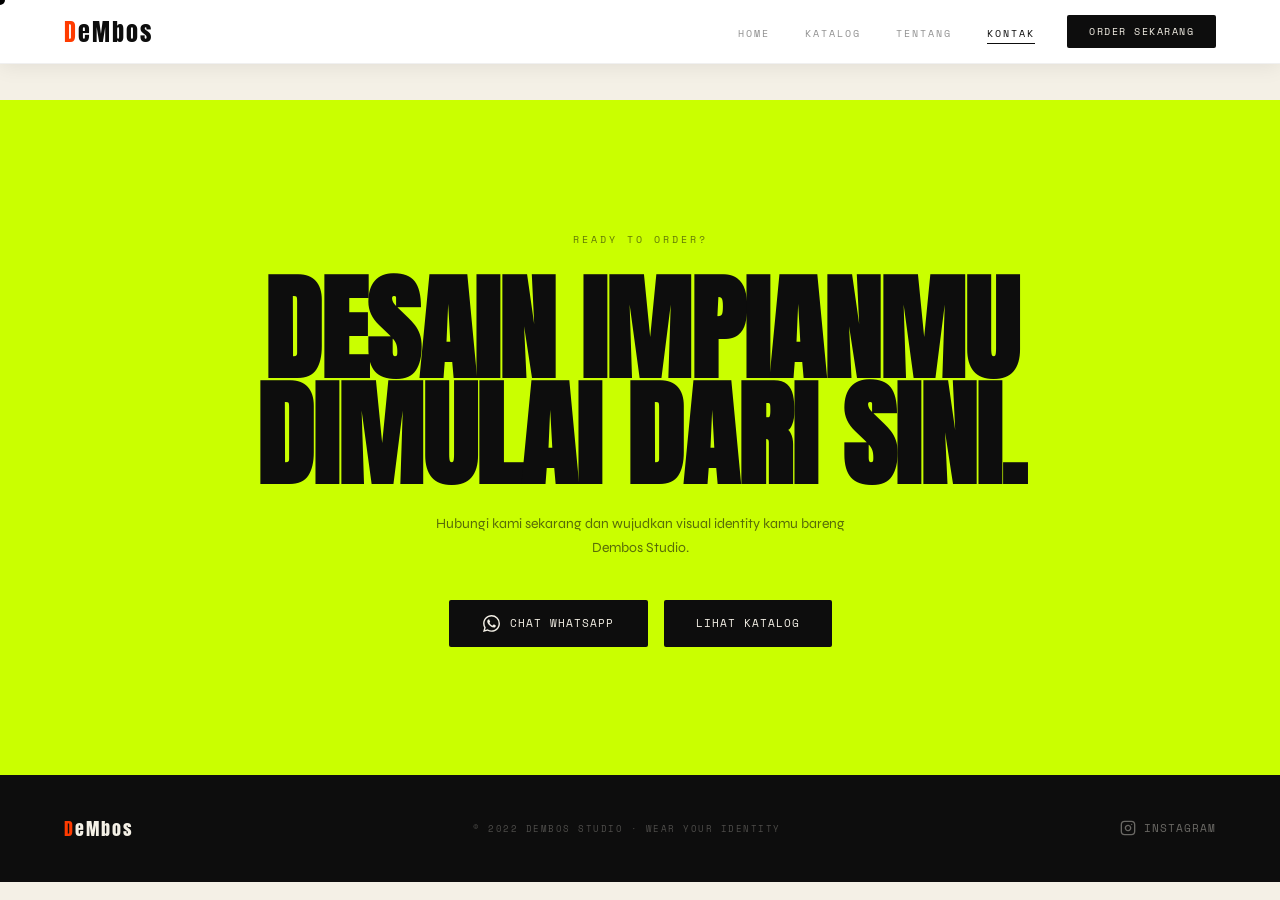
<file: kontak.html>
<!DOCTYPE html>
<html lang="id">
<head>
<meta charset="UTF-8">
<meta name="viewport" content="width=device-width, initial-scale=1">
<title>DEMBOS — Kontak & Order</title>
<link href="https://fonts.googleapis.com/css2?family=Anton&family=Syne:wght@400;500;600;700;800&family=Space+Mono:wght@400;700&display=swap" rel="stylesheet">
<link rel="stylesheet" href="style.css">
</head>
<body>

<div class="cur" id="cur"></div>

<nav id="nav">
  <div class="nav-in">
    <div class="logo"><span class="logo-d">D</span>eMbos</div>
    <ul class="nav-links">
      <li><a href="index.html" class="nl">Home</a></li>
      <li><a href="katalog.html" class="nl">Katalog</a></li>
      <li><a href="tentang.html" class="nl">Tentang</a></li>
      <li><a href="kontak.html" class="nl on">Kontak</a></li>
    </ul>
    <a href="katalog.html" class="nav-btn">Order Sekarang</a>
    <button class="ham" id="ham"><span></span><span></span><span></span></button>
  </div>
</nav>

<div class="mob" id="mob">
  <ul>
    <li><a href="index.html" class="mob-l">Home</a></li>
    <li><a href="katalog.html" class="mob-l">Katalog</a></li>
    <li><a href="tentang.html" class="mob-l">Tentang</a></li>
    <li><a href="kontak.html" class="mob-l">Kontak</a></li>
  </ul>
</div>

<!-- Container khusus kontak agar layout-nya pas di layar -->
<div style="min-height: 100px; display: flex; align-items: center; justify-content: center; padding-top: 100px;">
  <section class="cta" id="contact" data-r style="width: 100%;">
    <span class="sec-lbl">Ready to Order?</span>
    <h2 class="cta-t">Desain Impianmu<br>Dimulai dari Sini.</h2>
    <p class="cta-d">Hubungi kami sekarang dan wujudkan visual identity kamu bareng Dembos Studio.</p>
    <div class="cta-acts">
      <a href="https://wa.me/6285117128067" target="_blank" class="btn-wa">
        <svg viewBox="0 0 24 24" fill="currentColor"><path d="M17.472 14.382c-.297-.149-1.758-.867-2.03-.967-.273-.099-.471-.148-.67.15-.197.297-.767.966-.94 1.164-.173.199-.347.223-.644.075-.297-.15-1.255-.463-2.39-1.475-.883-.788-1.48-1.761-1.653-2.059-.173-.297-.018-.458.13-.606.134-.133.298-.347.446-.52.149-.174.198-.298.298-.497.099-.198.05-.371-.025-.52-.075-.149-.669-1.612-.916-2.207-.242-.579-.487-.5-.669-.51-.173-.008-.371-.01-.57-.01-.198 0-.52.074-.792.372-.272.297-1.04 1.016-1.04 2.479 0 1.462 1.065 2.875 1.213 3.074.149.198 2.096 3.2 5.077 4.487.709.306 1.262.489 1.694.625.712.227 1.36.195 1.871.118.571-.085 1.758-.719 2.006-1.413.248-.694.248-1.289.173-1.413-.074-.124-.272-.198-.57-.347m-5.421 7.403h-.004a9.87 9.87 0 01-5.031-1.378l-.361-.214-3.741.982.998-3.648-.235-.374a9.86 9.86 0 01-1.51-5.26c.001-5.45 4.436-9.884 9.888-9.884 2.64 0 5.122 1.03 6.988 2.898a9.825 9.825 0 012.893 6.994c-.003 5.45-4.437 9.884-9.885 9.884m8.413-18.297A11.815 11.815 0 0012.05 0C5.495 0 .16 5.335.157 11.892c0 2.096.547 4.142 1.588 5.945L.057 24l6.305-1.654a11.882 11.882 0 005.683 1.448h.005c6.554 0 11.89-5.335 11.893-11.893a11.821 11.821 0 00-3.48-8.413z"/></svg>
        Chat WhatsApp
      </a>
      <a href="katalog.html" class="btn-f" style="background:var(--black)">Lihat Katalog</a>
    </div>
  </section>
</div>

<footer>
    <div class="fl"><em>D</em>eMbos</div>
    <p class="fc">© 2022 Dembos Studio · Wear Your Identity</p>
    
    <div class="socials">
        <a href="https://www.instagram.com/dembos.id/" target="_blank" class="soc-link">
            <svg viewBox="0 0 24 24" fill="none" stroke="currentColor" stroke-width="2" stroke-linecap="round" stroke-linejoin="round">
                <rect x="2" y="2" width="20" height="20" rx="5" ry="5"></rect>
                <path d="M16 11.37A4 4 0 1 1 12.63 8 4 4 0 0 1 16 11.37z"></path>
                <line x1="17.5" y1="6.5" x2="17.51" y2="6.5"></line>
            </svg>
            Instagram
        </a>
    </div>
</footer>

<script>
const cur = document.getElementById('cur');
document.addEventListener('mousemove', e => { cur.style.left = e.clientX+'px'; cur.style.top = e.clientY+'px'; });
document.querySelectorAll('a,button').forEach(el => {
  el.addEventListener('mouseenter', () => cur.classList.add('big'));
  el.addEventListener('mouseleave', () => cur.classList.remove('big'));
});
window.addEventListener('scroll', () => document.getElementById('nav').classList.toggle('sc', scrollY > 30));
const ham = document.getElementById('ham'), mob = document.getElementById('mob');
ham.addEventListener('click', () => { ham.classList.toggle('on'); mob.classList.toggle('on'); });

const obs = new IntersectionObserver(entries => {
  entries.forEach(e => { if (e.isIntersecting) { e.target.classList.add('vis'); obs.unobserve(e.target); } });
}, { threshold: .1 });
document.querySelectorAll('[data-r]').forEach(el => obs.observe(el));
</script>
</body>
</html>
</file>
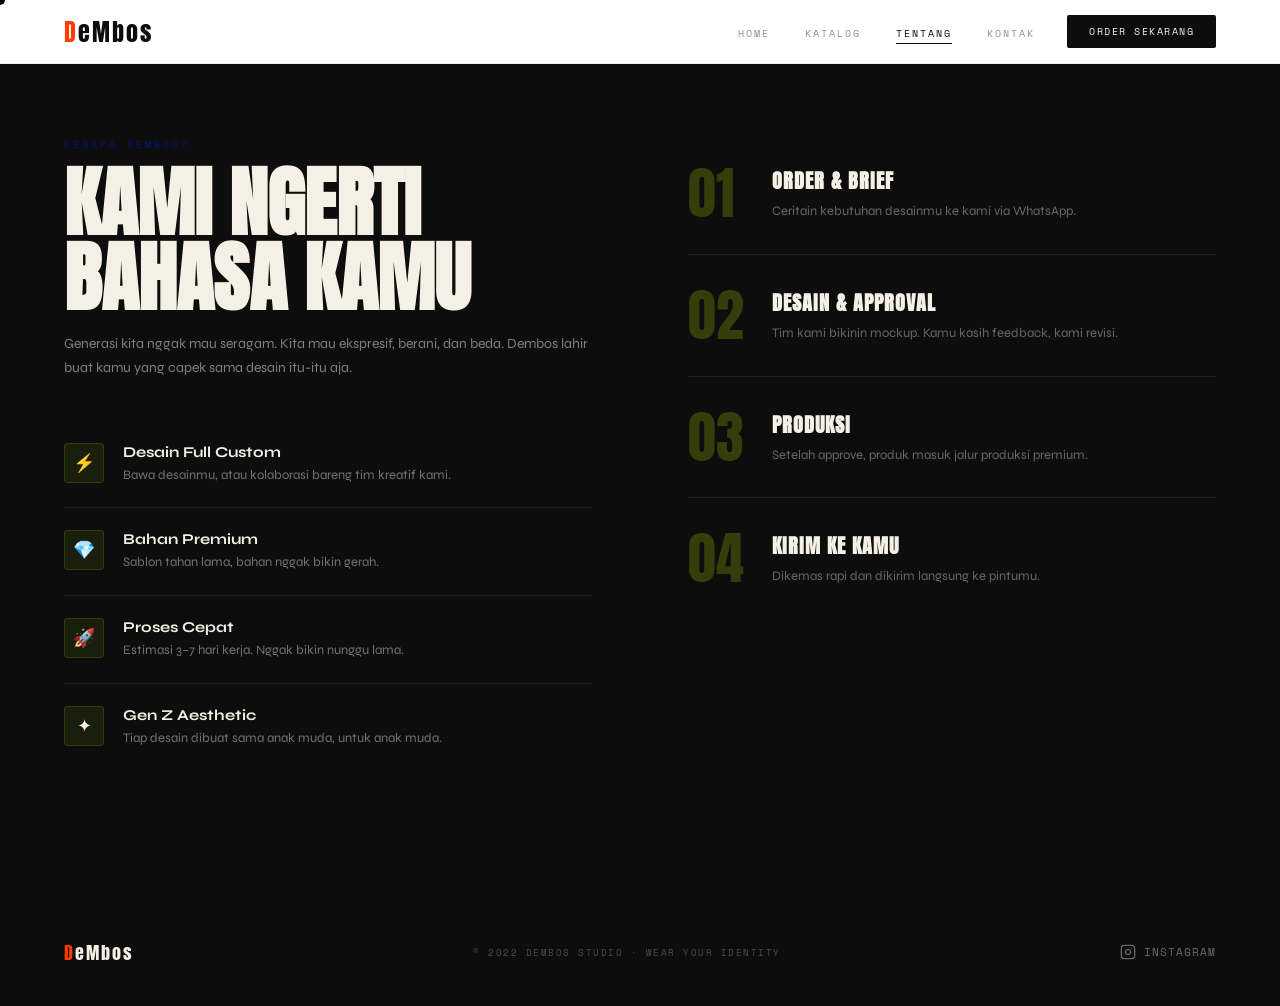
<file: tentang.html>
<!DOCTYPE html>
<html lang="id">
<head>
<meta charset="UTF-8">
<meta name="viewport" content="width=device-width, initial-scale=1">
<title>DEMBOS — Tentang Kami</title>
<link href="https://fonts.googleapis.com/css2?family=Anton&family=Syne:wght@400;500;600;700;800&family=Space+Mono:wght@400;700&display=swap" rel="stylesheet">
<link rel="stylesheet" href="style.css">
</head>
<body>

<div class="cur" id="cur"></div>

<nav id="nav">
  <div class="nav-in">
    <div class="logo"><span class="logo-d">D</span>eMbos</div>
    <ul class="nav-links">
      <li><a href="index.html" class="nl">Home</a></li>
      <li><a href="katalog.html" class="nl">Katalog</a></li>
      <li><a href="tentang.html" class="nl on">Tentang</a></li>
      <li><a href="kontak.html" class="nl">Kontak</a></li>
    </ul>
    <a href="katalog.html" class="nav-btn">Order Sekarang</a>
    <button class="ham" id="ham"><span></span><span></span><span></span></button>
  </div>
</nav>

<div class="mob" id="mob">
  <ul>
    <li><a href="index.html" class="mob-l">Home</a></li>
    <li><a href="katalog.html" class="mob-l">Katalog</a></li>
    <li><a href="tentang.html" class="mob-l">Tentang</a></li>
    <li><a href="kontak.html" class="mob-l">Kontak</a></li>
  </ul>
</div>

<!-- Spacing Navbar -->
<div style="padding-top: 5px;"></div>

<section class="why" id="about">
  <div class="why-in" data-r>
    <div>
      <span class="sec-lbl">Kenapa Dembos?</span>
      <h2 class="sec-t">Kami Ngerti<br>Bahasa Kamu</h2>
      <p class="why-desc">Generasi kita nggak mau seragam. Kita mau ekspresif, berani, dan beda. Dembos lahir buat kamu yang capek sama desain itu-itu aja.</p>
      <ul class="wl">
        <li class="wli"><span class="wi">⚡</span><div><strong>Desain Full Custom</strong><p>Bawa desainmu, atau kolaborasi bareng tim kreatif kami.</p></div></li>
        <li class="wli"><span class="wi">💎</span><div><strong>Bahan Premium</strong><p>Sablon tahan lama, bahan nggak bikin gerah.</p></div></li>
        <li class="wli"><span class="wi">🚀</span><div><strong>Proses Cepat</strong><p>Estimasi 3–7 hari kerja. Nggak bikin nunggu lama.</p></div></li>
        <li class="wli"><span class="wi">✦</span><div><strong>Gen Z Aesthetic</strong><p>Tiap desain dibuat sama anak muda, untuk anak muda.</p></div></li>
      </ul>
    </div>
    <div class="steps">
      <div class="sti"><span class="stn">01</span><div class="stt"><strong>Order & Brief</strong><p>Ceritain kebutuhan desainmu ke kami via WhatsApp.</p></div></div>
      <div class="sti"><span class="stn">02</span><div class="stt"><strong>Desain & Approval</strong><p>Tim kami bikinin mockup. Kamu kasih feedback, kami revisi.</p></div></div>
      <div class="sti"><span class="stn">03</span><div class="stt"><strong>Produksi</strong><p>Setelah approve, produk masuk jalur produksi premium.</p></div></div>
      <div class="sti"><span class="stn">04</span><div class="stt"><strong>Kirim ke Kamu</strong><p>Dikemas rapi dan dikirim langsung ke pintumu.</p></div></div>
    </div>
  </div>
</section>

<footer>
    <div class="fl"><em>D</em>eMbos</div>
    <p class="fc">© 2022 Dembos Studio · Wear Your Identity</p>
    
    <div class="socials">
        <a href="https://www.instagram.com/dembos.id/" target="_blank" class="soc-link">
            <svg viewBox="0 0 24 24" fill="none" stroke="currentColor" stroke-width="2" stroke-linecap="round" stroke-linejoin="round">
                <rect x="2" y="2" width="20" height="20" rx="5" ry="5"></rect>
                <path d="M16 11.37A4 4 0 1 1 12.63 8 4 4 0 0 1 16 11.37z"></path>
                <line x1="17.5" y1="6.5" x2="17.51" y2="6.5"></line>
            </svg>
            Instagram
        </a>
    </div>
</footer>

<script>
const cur = document.getElementById('cur');
document.addEventListener('mousemove', e => { cur.style.left = e.clientX+'px'; cur.style.top = e.clientY+'px'; });
document.querySelectorAll('a,button').forEach(el => {
  el.addEventListener('mouseenter', () => cur.classList.add('big'));
  el.addEventListener('mouseleave', () => cur.classList.remove('big'));
});
window.addEventListener('scroll', () => document.getElementById('nav').classList.toggle('sc', scrollY > 30));
const ham = document.getElementById('ham'), mob = document.getElementById('mob');
ham.addEventListener('click', () => { ham.classList.toggle('on'); mob.classList.toggle('on'); });

const obs = new IntersectionObserver(entries => {
  entries.forEach(e => { if (e.isIntersecting) { e.target.classList.add('vis'); obs.unobserve(e.target); } });
}, { threshold: .1 });
document.querySelectorAll('[data-r]').forEach(el => obs.observe(el));
</script>
</body>
</html>
</file>
<file: style.css>
/* ==========================================================================
   1. BASE & RESET (Pengaturan Dasar Untuk Semua Halaman)
   ========================================================================== */
:root {
  --cream: #F4F0E6;
  --black: #0D0D0D;
  --lime: #001285;
  --red: #FF3B00;
  --border: rgba(13,13,13,0.1);
  --muted: rgba(13,13,13,0.45);
}

*, *::before, *::after { 
    box-sizing: border-box; 
    margin: 0; 
    padding: 0; 
}

html { scroll-behavior: smooth; }

body { 
    font-family: 'Syne', sans-serif; 
    background: var(--cream); 
    color: var(--black); 
    overflow-x: hidden; 
    cursor: none; 
}

a { text-decoration: none; color: inherit; }
ul { list-style: none; }
button { 
    font-family: inherit; 
    cursor: none; 
    border: none; 
    background: none; 
}

/* ==========================================================================
   2. KURSOR KUSTOM (Titik Hitam)
   ========================================================================== */
.cur {
  position: fixed; width: 10px; height: 10px;
  background: #ffffff;
  mix-blend-mode: difference;
  border-radius: 50%;
  pointer-events: none; z-index: 9999;
  transform: translate(-50%,-50%);
  transition: width .2s, height .2s, background .2s, opacity .2s;
}

.cur.big { width: 44px; height: 44px; background: var(--lime); }

@media (hover: none) and (pointer: coarse) {
    .cur { 
        display: none !important; 
    }
}

/* ==========================================================================
   3. NAVBAR & MENU MOBILE (Tampil di Semua Halaman)
   ========================================================================== */
nav {
  position: fixed; top: 0; left: 0; right: 0; z-index: 100; height: 64px;
  display: flex; 
  align-items: center; padding: 0 5%;
  border-bottom: 1px solid transparent;
   transition: all .3s;
   background: #ffffff;
  box-shadow: 0 2px 20px rgba(0,0,0,0.08);
  border-bottom: 1px solid rgba(0,0,0,0.06);
}

nav.sc { 
    background: var(--cream);
    border-color: var(--border); 
}

.nav-in {
  width: 100%; max-width: 1320px; margin: 0 auto;
  display: flex; align-items: center; gap: 32px;
}

.logo { 
    font-family: 'Anton', sans-serif;
    font-size: 24px; 
    letter-spacing: 2px; 
    flex-shrink: 0; 
}

.logo-d { 
    color: var(--red); 
    font-style: normal; 
}

.nav-links { display: flex; gap: 35px; margin-left: auto; }

.nl {
  font-family: 'Space Mono', monospace; 
  font-size: 10px;
  letter-spacing: 2px; 
  text-transform: uppercase;
   color: var(--black);
  opacity: .45; 
  transition: opacity .2s; 
  position: relative;
}

.nl:hover, .nl.on { opacity: 1; }
.nl.on::after {
  content: ''; 
  position: absolute; bottom: -3px; left: 0; right: 0;
  height: 1px; 
  background: var(--black);
}

.nav-btn {
  padding: 9px 22px; 
  background: var(--black); 
  color: var(--cream);
  border-radius: 2px; 
  font-family: 'Space Mono', monospace;
  font-size: 10px; 
  letter-spacing: 1.5px; 
  text-transform: uppercase;
  transition: background .2s, color .2s; 
  white-space: nowrap;
}

.nav-btn:hover {
     background: var(--lime); 
     color: var(--black); }

.ham { display: none; 
    flex-direction: column; 
    gap: 5px; padding: 4px; margin-left: auto; }
.ham span { 
    display: block; width: 24px; height: 2px; 
    background: var(--black); 
    transition: .3s; }
.ham.on span:nth-child(1) {
     transform: rotate(45deg) translate(5px,5px); }
.ham.on span:nth-child(2) { 
    opacity: 0; }
.ham.on span:nth-child(3) { 
    transform: rotate(-45deg) translate(5px,-5px); }

.mob {
  position: fixed; 
  top: 64px; left: 0; right: 0; z-index: 99;
  background: var(--cream); 
  border-bottom: 1px solid var(--border);
  padding: 24px 5%; 
  transform: translateY(-110%); 
  transition: transform .35s ease;
}

.mob.on { transform: translateY(0); }

.mob-l {
  display: block; 
  font-family: 'Anton', sans-serif; 
  font-size: 35px;
  letter-spacing: 1px; 
  text-transform: uppercase;
  padding: 10px 0; 
  border-bottom: 1px solid var(--border);
}

/* ==========================================================================
   4. HALAMAN HOME: HERO SECTION (Bagian Atas)
   ========================================================================== */
.hero {
  min-height: 100vh; display: flex; 
  align-items: flex-end;
  padding: 0 5% 5%; 
  padding-top: 64px; 
  position: relative; 
  overflow: hidden;
  background-image: url('latarbelakang.jpeg');
  background-size: cover;
  background-position: center;
  background-repeat: no-repeat;
}

.hero::before {
  content: '';
  position: absolute;
  inset: 0;
  background: rgba(244, 240, 230, 0.65);
  z-index: 1;
}

.hero-ghost,
.hero-in {
  position: relative;
  z-index: 2;
}

.hero-ghost {
  position: absolute; top: 50%; left: 50%; 
  transform: translate(-50%,-52%);
  font-family: 'Anton', sans-serif; 
  font-size: clamp(112px, 21vw, 336px);
  color: transparent; 
  -webkit-text-stroke: 1px rgba(13,13,13,.055);
  white-space: nowrap; 
  letter-spacing: -4px; 
  user-select: none; 
  pointer-events: none;
  animation: ghostDrift 14s ease-in-out infinite;
}

@keyframes ghostDrift {
  0%,100% { transform: translate(-50%,-52%) scale(1); }
  50%      { transform: translate(-50%,-50%) scale(1.015); }
}

.hero-in { position: relative; z-index: 2; width: 100%; }

.eyebrow {
  display: inline-flex; 
  align-items: center; gap: 10px;
  font-family: 'Space Mono', monospace;
   font-size: 10px;
  letter-spacing: 2px; 
  text-transform: uppercase; 
  opacity: 0.15;
  margin-bottom: 26px; 
  animation: up .7s ease both;
}

.eyebrow span { 
    width: 32px; 
    height: 1px; 
    background: var(--black); 
    display: block; }

.hero-title {
  font-family: 'Anton', sans-serif;
  font-size: clamp(72px, 14vw, 216px);
  line-height: .88;
  letter-spacing: -2px;
  text-transform: uppercase;
  margin-bottom: 48px;
  animation: up .8s ease both .1s;
}

.hero-title .stk { 
    color: transparent;
     -webkit-text-stroke: 2px var(--black); }
.hero-title .acc { 
    color: var(--lime);
    letter-spacing: 3px;
     -webkit-text-stroke: 0; 
     text-shadow: 0 0 60px rgba(202,255,0,.25); }

.hero-bot {
  display: flex;
   align-items: flex-end; 
   justify-content: space-between;
  flex-wrap: wrap;
   gap: 32px; 
   animation: up .8s ease both .25s;
}

.hero-desc { 
    max-width: 300px;
     font-size: 14px; 
     line-height: 1.75;
     opacity: .55; }

.h-acts { display: flex; 
    gap: 16px; 
    align-items: center; }

.btn-f {
  display: inline-flex; 
  align-items: center; 
  gap: 8px;
  padding: 14px 32px;
   background: var(--black);
   color: var(--cream);
  font-family: 'Space Mono', monospace; 
  font-size: 11px;
  letter-spacing: 1px; 
  text-transform: uppercase;
   border-radius: 2px;
  transition: background .2s, color .2s, transform .2s;
}

.btn-f:hover { background: var(--lime);
     color: var(--black); 
     transform: translateY(-2px); }
.btn-f svg { width: 15px; height: 15px; }

.btn-o {
  display: inline-flex; 
  align-items: center; 
  padding: 13px 28px;
  border: 1.5px solid rgba(13,13,13,.22); 
  color: var(--black);
  font-family: 'Space Mono', monospace; 
  font-size: 11px;
  letter-spacing: 1px; 
  text-transform: uppercase;
   border-radius: 2px;
  transition: border-color .2s, background .2s;
}

.btn-o:hover {
     border-color: var(--black);
     background: rgba(13,13,13,.04); }

.h-stats { display: flex; gap: 40px; }

.sn {
     font-family: 'Anton', sans-serif; 
     font-size: 42px; 
     line-height: 1; 
     display: block; }
.sl { 
    font-family: 'Space Mono', monospace; 
    font-size: 9px; 
    letter-spacing: 1.5px; 
    text-transform: uppercase; 
    opacity: .4; 
    display: block; 
    margin-top: 4px; }

/* ==========================================================================
   5. HALAMAN HOME: RUNNING TEXT / TICKER
   ========================================================================== */
.ticker-wrap {
     overflow: hidden; 
     background: var(--black);
      padding: 13px 0; 
      border-top: 2px solid var(--lime); 
      border-bottom: 2px solid var(--lime); }

.ticker-t {
  display: flex; 
  gap: 48px; 
  align-items: center; white-space: nowrap;
  animation: ticker 26s linear infinite;
  font-family: 'Anton', sans-serif; 
  font-size: 13px;
  letter-spacing: 3px; color: var(--cream); text-transform: uppercase;
}

.td { color: var(--lime); font-size: 11px; }

@keyframes ticker { from { transform: translateX(0); } to { transform: translateX(-50%); } }

/* ==========================================================================
   6. HALAMAN KATALOG (katalog.html)
   ========================================================================== */
.catalog { 
    padding: 64px 5% 128px;
    max-width: 1320px; 
    margin: 0 auto; 
}

.sec-lbl {
  display: inline-block; 
  font-family: 'Space Mono', monospace;
  font-size: 10px; 
  letter-spacing: 3px; 
  text-transform: uppercase; 
  opacity: .4; 
  margin-bottom: 13px;
}

.sec-t {
  font-family: 'Anton', sans-serif; 
  font-size: clamp(40px, 6vw, 80px);
  line-height: .98; 
  text-transform: uppercase;
}

.sec-d { 
    font-size: 14px; 
    line-height: 1.75; 
    opacity: .5; 
    max-width: 440px; 
    margin-top: 13px; 
}

.sh-flex {
  display: flex; 
  align-items: flex-end; 
  justify-content: space-between;
  margin-bottom: 64px; 
  flex-wrap: wrap; gap: 32px;
}

.fbar { display: flex; 
    gap: 8px; 
    flex-wrap: wrap; 
    align-self: flex-end; }

.fb {
  padding: 7px 18px; 
  border: 1.5px solid var(--border); 
  border-radius: 2px;
  font-family: 'Space Mono', monospace; 
  font-size: 9px;
  letter-spacing: 1.5px; 
  text-transform: uppercase; 
  color: var(--black);
  opacity: .45; 
  transition: all .2s; cursor: pointer;
}

.fb:hover { opacity: 1; border-color: var(--black); }
.fb.on { background: var(--black); color: var(--cream); border-color: var(--black); opacity: 1; }

.pgrid { display: grid; grid-template-columns: repeat(3,1fr); gap: 24px; }

.pc {
  border: 1.5px solid var(--border); 
  border-radius: 4px; 
  overflow: hidden;
  transition: transform .3s, box-shadow .3s, border-color .3s; 
  cursor: pointer; 
  background: #FDFAF3;
}

.pc:hover { transform: translateY(-6px);
     box-shadow: 0 20px 50px rgba(0,0,0,.09); 
     border-color: var(--black); }
.pc.feat { border-color: var(--black); }
.pc.hide { display: none; }

.cv { position: relative; height: 220px; 
    background: #F0EBD8;
     display: flex; 
     align-items: center; 
     justify-content: center; 
     overflow: hidden; }
     
.co {
  position: absolute; inset: 0; 
  background: rgba(13,13,13,.82);
  display: flex; align-items: center; justify-content: center;
  opacity: 0; transition: opacity .3s; backdrop-filter: blur(4px);
}
.pc:hover .co { opacity: 1; }

.bvd {
  display: inline-flex; align-items: center; gap: 6px; 
  padding: 11px 22px; background: var(--lime); color: var(--black); 
  font-family: 'Space Mono', monospace; font-size: 10px; 
  letter-spacing: 1px; text-transform: uppercase; border-radius: 2px;
  transform: translateY(8px); transition: transform .3s;
}
.pc:hover .bvd { transform: translateY(0); }

.cbadge {
  position: absolute; top: 12px; left: 12px; padding: 4px 10px;
  font-family: 'Space Mono', monospace; font-size: 9px;
  letter-spacing: 1.5px; text-transform: uppercase; font-weight: 700; border-radius: 2px;
}

.bnew { background: var(--black); color: var(--cream); }
.bhot { background: var(--red); color: var(--cream); }
.bcust { background: var(--lime); color: var(--black); }

.ci { padding: 19px; }

.ccat { 
    font-family: 'Space Mono', monospace; font-size: 9px; 
    letter-spacing: 2px; text-transform: uppercase; opacity: .38; margin-bottom: 6px; }

.cname {
     font-family: 'Anton', sans-serif; font-size: 22px; 
     letter-spacing: .5px; text-transform: uppercase; margin-bottom: 5px; }

.ctag { font-size: 13px; opacity: .45; line-height: 1.5; margin-bottom: 16px; }
.cf { display: flex; align-items: center; justify-content: space-between; }
.cpr { font-family: 'Space Mono', monospace; font-size: 12px; font-weight: 700; }

.boc {
  padding: 7px 16px; border: 1.5px solid var(--border); border-radius: 2px;
  font-family: 'Space Mono', monospace; font-size: 10px;
  letter-spacing: 1px; text-transform: uppercase; transition: all .2s;
}
.boc:hover { background: var(--black); color: var(--cream); border-color: var(--black); }

.color-dots { display: flex; align-items: center; gap: 5px; margin-bottom: 16px; flex-wrap: wrap; }
.cdot {
  width: 16px; height: 16px; border-radius: 50%; display: inline-block;
  border: 1.5px solid rgba(0,0,0,0.08); flex-shrink: 0; transition: transform .2s; cursor: default;
}
.cdot:hover { transform: scale(1.25); }
.cdot-more { font-family: 'Space Mono', monospace; font-size: 8px; color: var(--muted); letter-spacing: .5px; padding: 0 2px; }

/* Mockup Shapes (Bagian dari Katalog) */
.pm { position: relative; display: flex; flex-direction: column; align-items: center; gap: 8px; }
.ms { border-radius: 4px; background: #DDD8C4; }
.mk { width: 90px; height: 108px; clip-path: polygon(16% 0%,84% 0%,100% 14%,85% 20%,85% 100%,15% 100%,15% 20%,0% 14%); }
.mt { width: 80px; height: 95px; clip-path: polygon(5% 20%,95% 20%,100% 100%,0% 100%); }
.mtu { width: 50px; height: 100px; border-radius: 8px; }
.mm { width: 80px; height: 75px; border-radius: 4px 4px 10px 10px; }
.mh { width: 100px; height: 112px; clip-path: polygon(10% 0%,30% 0%,32% 9%,50% 13%,68% 9%,70% 0%,90% 0%,100% 14%,82% 21%,82% 100%,18% 100%,18% 21%,0% 14%); }
.mcp { width: 90px; height: 55px; border-radius: 100px 100px 4px 4px; }
.ml { font-family: 'Anton', sans-serif; font-size: 9px; letter-spacing: 3px; opacity: .28; }

/* ==========================================================================
   7. MODAL POPUP (Muncul Saat Klik "Lihat Detail")
   ========================================================================== */
.mo {
  position: fixed; inset: 0; background: rgba(13,13,13,.72); z-index: 200;
  display: flex; align-items: center; justify-content: center;
  opacity: 0; pointer-events: none; transition: opacity .3s; backdrop-filter: blur(7px); padding: 32px;
}
.mo.on { opacity: 1; pointer-events: all; }

.mb {
  background: var(--cream); border: 1.5px solid var(--black); border-radius: 4px;
  max-width: 500px; width: 100%; padding: 40px; position: relative;
  transform: translateY(20px); transition: transform .3s;
}
.mo.on .mb { transform: translateY(0); }

.mcl {
  position: absolute; top: 19px; right: 19px; width: 36px; height: 36px;
  display: flex; align-items: center; justify-content: center;
  border: 1.5px solid var(--border); border-radius: 2px; transition: all .2s;
}
.mcl:hover { background: var(--black); color: var(--cream); border-color: var(--black); }
.mcl svg { width: 16px; height: 16px; }

/* ==========================================================================
   8. HALAMAN TENTANG: MENGAPA DEMBOS & STEPS (tentang.html)
   ========================================================================== */
.why { padding: 128px 5%; background: var(--black); color: var(--cream); }
.why-in { max-width: 1320px; margin: 0 auto; display: grid; grid-template-columns: 1fr 1fr; gap: 96px; align-items: start; }
.why .sec-lbl { color: var(--lime); opacity: 1; }
.why .sec-t { color: var(--cream); }
.why-desc { font-size: 14px; line-height: 1.75; opacity: .5; margin: 16px 0 40px; }

.wl { display: flex; flex-direction: column; gap: 0; }
.wli { display: flex; gap: 19px; align-items: flex-start; padding: 22px 0; border-bottom: 1px solid rgba(244,240,230,.07); }
.wli:last-child { border-bottom: none; }
.wi {
  font-size: 18px; flex-shrink: 0; width: 40px; height: 40px;
  display: flex; align-items: center; justify-content: center;
  background: rgba(202,255,0,.07); border: 1px solid rgba(202,255,0,.14); border-radius: 4px;
}
.wli strong { display: block; font-weight: 700; margin-bottom: 4px; font-size: 15px; }
.wli p { font-size: 13px; opacity: .45; line-height: 1.6; }

.steps { display: flex; flex-direction: column; }
.sti { display: flex; gap: 24px; align-items: flex-start; padding: 32px 0; border-bottom: 1px solid rgba(244,240,230,.07); transition: padding .25s; }
.sti:last-child { border-bottom: none; }
.sti:hover { padding-left: 8px; }
.stn {
  font-family: 'Anton', sans-serif; font-size: 56px; line-height: 1;
  color: #CAFF00; opacity: 0.2; flex-shrink: 0; width: 60px; transition: opacity .3s, transform .3s;
}
.sti:hover .stn { opacity: 1; }
.stt strong { font-family: 'Anton', sans-serif; font-size: 20px; letter-spacing: 1px; text-transform: uppercase; display: block; margin-bottom: 5px; }
.stt p { font-size: 13px; opacity: .4; line-height: 1.6; }

/* ==========================================================================
   9. HALAMAN HOME: TESTIMONI PELANGGAN
   ========================================================================== */
.ts { padding: 128px 5%; max-width: 1320px; margin: 0 auto; }
.ts .sec-t { margin: 8px 0 0; }
.tsg { display: grid; grid-template-columns: repeat(3,1fr); gap: 24px; margin-top: 64px; }
.tc {
  padding: 32px; border: 1.5px solid var(--border); border-radius: 4px;
  transition: transform .3s, box-shadow .3s, border-color .3s;
}
.tc:hover { transform: translateY(-4px); box-shadow: 0 16px 40px rgba(0,0,0,.07); border-color: var(--black); }
.tc.tf { background: var(--black); color: var(--cream); border-color: var(--black); }
.tstar { font-size: 12px; color: var(--lime); margin-bottom: 16px; letter-spacing: 2px; }
.tc.tf .tstar { color: var(--lime); }
.ttxt { font-size: 14px; line-height: 1.75; opacity: .65; margin-bottom: 24px; }

.tusr { display: flex; gap: 14px; align-items: center; }
.tav {
  width: 38px; height: 38px; border-radius: 50%; background: var(--lime); color: var(--black);
  font-family: 'Anton', sans-serif; display: flex; align-items: center; justify-content: center;
  font-size: 16px; flex-shrink: 0;
}
.tc.tf .tav { background: rgba(202,255,0,.85); }
.tusr strong { display: block; font-size: 14px; font-weight: 700; }
.tusr span { font-size: 11px; opacity: .4; font-family: 'Space Mono', monospace; }

/* ==========================================================================
   10. HALAMAN KONTAK & CTA BAWAH (kontak.html)
   ========================================================================== */
.cta { 
  padding: 128px 5%; background: #CAFF00; color: var(--black); text-align: center; 
}
.cta .sec-lbl { opacity: .55; }
.cta-t {
  font-family: 'Anton', sans-serif; font-size: clamp(48px, 9vw, 128px);
  line-height: .92; text-transform: uppercase; margin: 16px 0 24px; letter-spacing: -1px;
}
.cta-d { font-size: 14px; opacity: .6; max-width: 420px; margin: 0 auto 40px; line-height: 1.7; }
.cta-acts { display: flex; gap: 16px; justify-content: center; flex-wrap: wrap; }

.btn-wa {
  display: inline-flex; align-items: center; gap: 10px; padding: 15px 34px;
  background: var(--black); color: var(--cream); font-family: 'Space Mono', monospace;
  font-size: 11px; letter-spacing: 1px; text-transform: uppercase; border-radius: 2px; transition: transform .2s;
}
.btn-wa:hover { transform: translateY(-2px); }
.btn-wa svg { width: 17px; height: 17px; }

/* ==========================================================================
   11. FOOTER (Tampil di Semua Halaman)
   ========================================================================== */
footer {
  padding: 40px 5%; background: var(--black); color: var(--cream);
  display: flex; align-items: center; justify-content: space-between; flex-wrap: wrap; gap: 16px;
}

.fl { font-family: 'Anton', sans-serif; font-size: 18px; letter-spacing: 2px; }
.fl em { color: var(--red); font-style: normal; }
.fc { font-family: 'Space Mono', monospace; font-size: 9px; letter-spacing: 1.5px; opacity: .28; text-transform: uppercase; }

/* ==========================================================================
   12. ANIMASI UTILITIES & RESPONSIVE LAYOUT
   ========================================================================== */
[data-r] { opacity: 0; transform: translateY(28px); transition: opacity .65s ease, transform .65s ease; }
[data-r].vis { opacity: 1; transform: translateY(0); }

@keyframes up {
  from { opacity: 0; transform: translateY(18px); }
  to   { opacity: 1; transform: translateY(0); }
}

@media (max-width: 960px) {
  .pgrid { grid-template-columns: repeat(2,1fr); }
  .why-in { grid-template-columns: 1fr; gap: 64px; }
  .tsg { grid-template-columns: 1fr; }
}

@media (max-width: 640px) {
  .pgrid { grid-template-columns: 1fr; }
  .nav-links, .nav-btn { display: none; }
  .ham { display: flex; }
  .hero-bot { flex-direction: column; align-items: flex-start; }
  .h-stats { gap: 24px; flex-wrap: wrap; }
  .sh-flex { flex-direction: column; }
}

/* ==========================================================================
   13. FLOATING KERANJANG BELANJA (Tampil di Semua Halaman)
   ========================================================================== */
.cart-float-btn {
    position: fixed; top: 90px; right: 30px;
    background: var(--black); color: var(--cream);
    width: 60px; height: 60px; border-radius: 50%;
    display: flex; align-items: center; justify-content: center;
    font-size: 24px; box-shadow: 0 10px 20px rgba(0,0,0,0.15); cursor: pointer; z-index: 999; transition: transform 0.2s;
}

.cart-float-btn:hover { transform: scale(1.05); background: var(--lime); color: var(--black); }

.cart-count {
    position: absolute; top: 10px; right: 20px;
    background: var(--red); color: var(--cream);
    font-size: 12px; font-weight: bold; width: 24px; height: 24px; border-radius: 50%;
    display: flex; align-items: center; justify-content: center; font-family: 'Space Mono', monospace;
}

/* ==========================================================================
   14. HALAMAN KERANJANG (keranjang.html)
   ========================================================================== */
.cart-page-container {
    max-width: 800px; margin: 150px auto 100px; padding: 0 5%; min-height: 50vh;
}

.cart-item-card {
    display: flex; justify-content: space-between; align-items: center;
    background: #ffffff; padding: 20px; border: 1.5px solid var(--border); border-radius: 4px; margin-bottom: 16px;
}

.cart-item-name { font-family: 'Anton', sans-serif; font-size: 24px; letter-spacing: 1px; text-transform: uppercase; }
.cart-controls { display: flex; align-items: center; gap: 15px; }

.cart-btn-qty {
    width: 35px; height: 35px; background: var(--black); color: var(--cream);
    border: none; cursor: pointer; border-radius: 2px; font-size: 18px;
    display: flex; align-items: center; justify-content: center; transition: background 0.2s;
}
.cart-btn-qty:hover { background: var(--lime); color: var(--black); }

.cart-qty-text { font-family: 'Space Mono', monospace; font-size: 18px; font-weight: bold; width: 30px; text-align: center; }
.cart-empty { text-align: center; opacity: 0.5; font-family: 'Space Mono', monospace; font-size: 14px; margin: 50px 0; }
.checkout-box { margin-top: 40px; padding-top: 30px; border-top: 2px solid var(--border); display: flex; justify-content: space-between; align-items: center; }

.cart-total-row {
    display: flex; justify-content: space-between; align-items: center;
    padding: 20px; background: var(--black); color: var(--cream);
    border-radius: 4px; margin-top: 24px; font-family: 'Space Mono', monospace; font-weight: bold; font-size: 20px;
}

.cart-total-row .total-label { text-transform: uppercase; letter-spacing: 1px; }
.cart-item-price-info { font-family: 'Space Mono', monospace; font-size: 14px; opacity: 0.6; margin-top: 4px; }
.cart-item-subtotal { font-family: 'Space Mono', monospace; font-size: 16px; font-weight: bold; margin-right: 15px; }

/* ==========================================================================
   15. SOSIAL MEDIA FOOTER
   ========================================================================== */
.socials { display: flex; align-items: center; }

.soc-link {
    display: flex; align-items: center; gap: 8px;
    font-family: 'Space Mono', monospace; font-size: 11px; letter-spacing: 1px;
    text-transform: uppercase; color: var(--cream); opacity: 0.4; transition: all 0.2s;
}

.soc-link svg { width: 16px; height: 16px; }
.soc-link:hover { opacity: 1; color: var(--lime); transform: translateY(-2px); }
</file>
